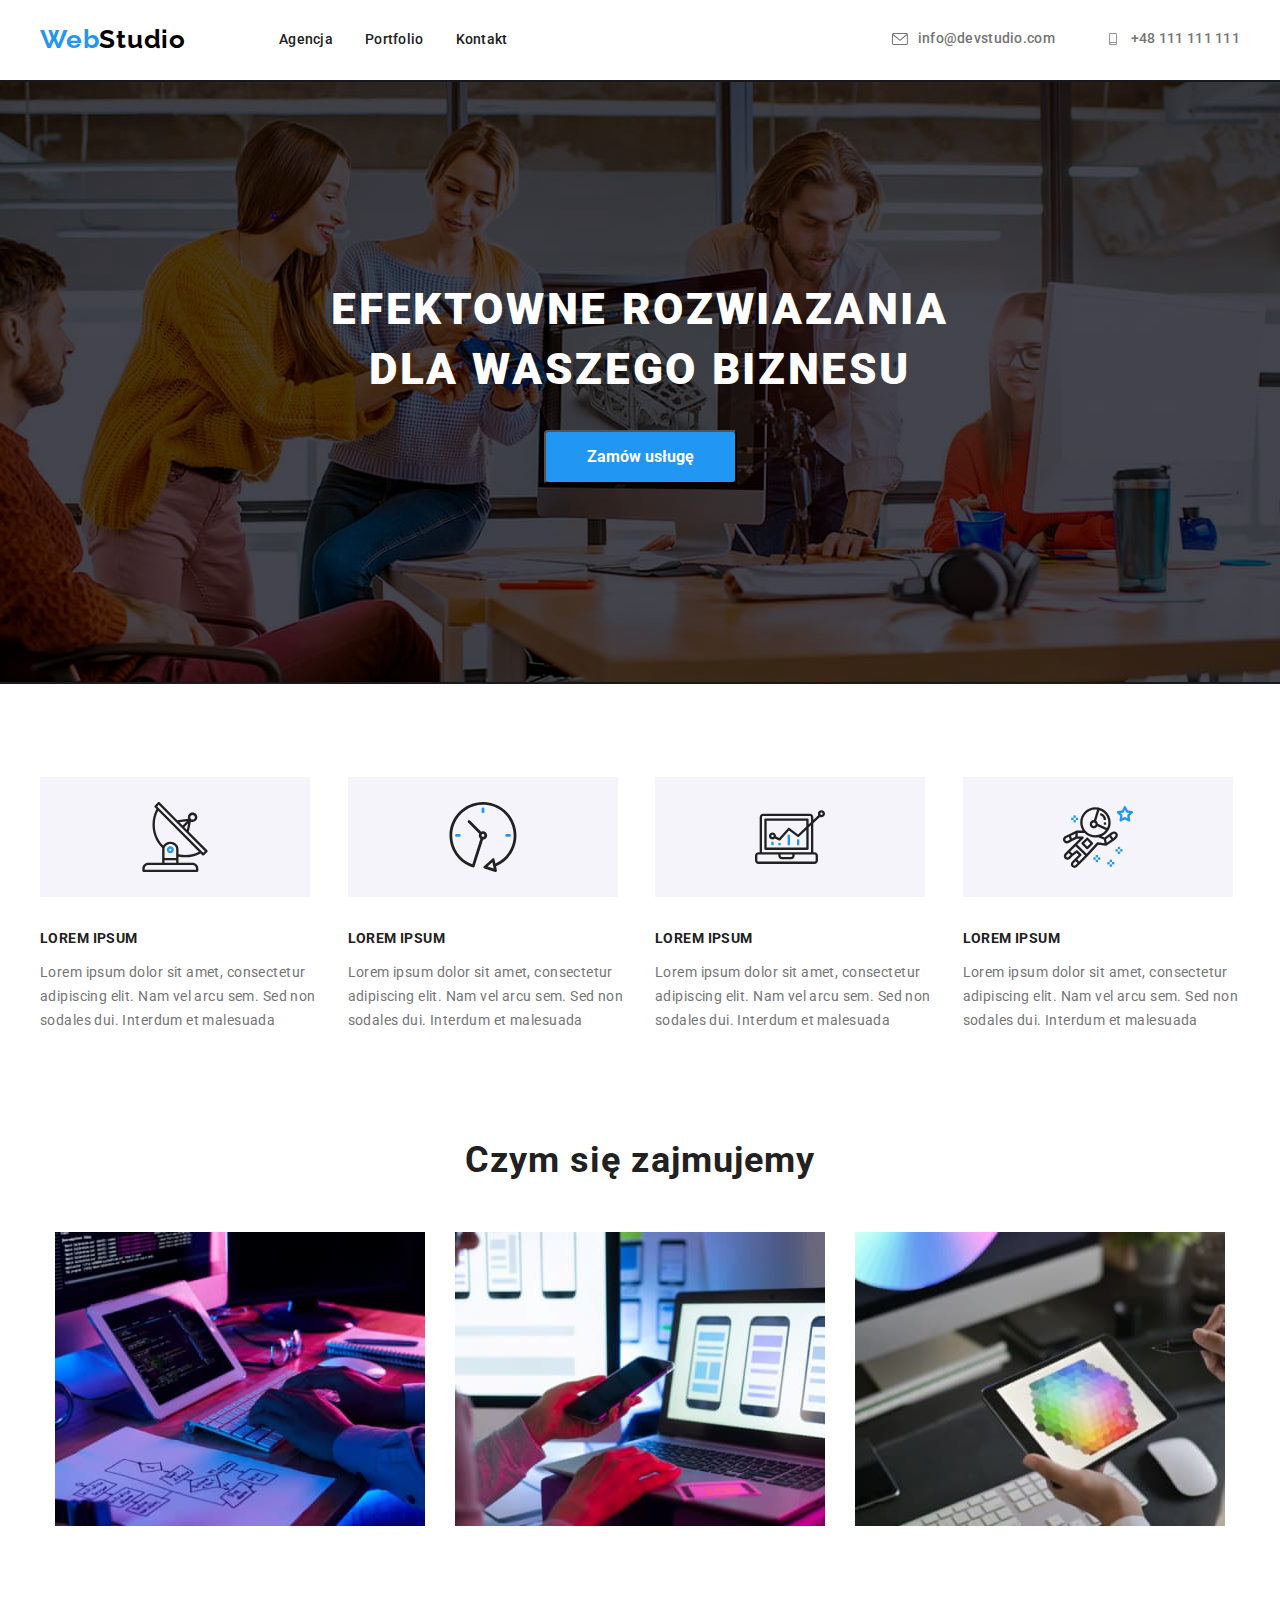
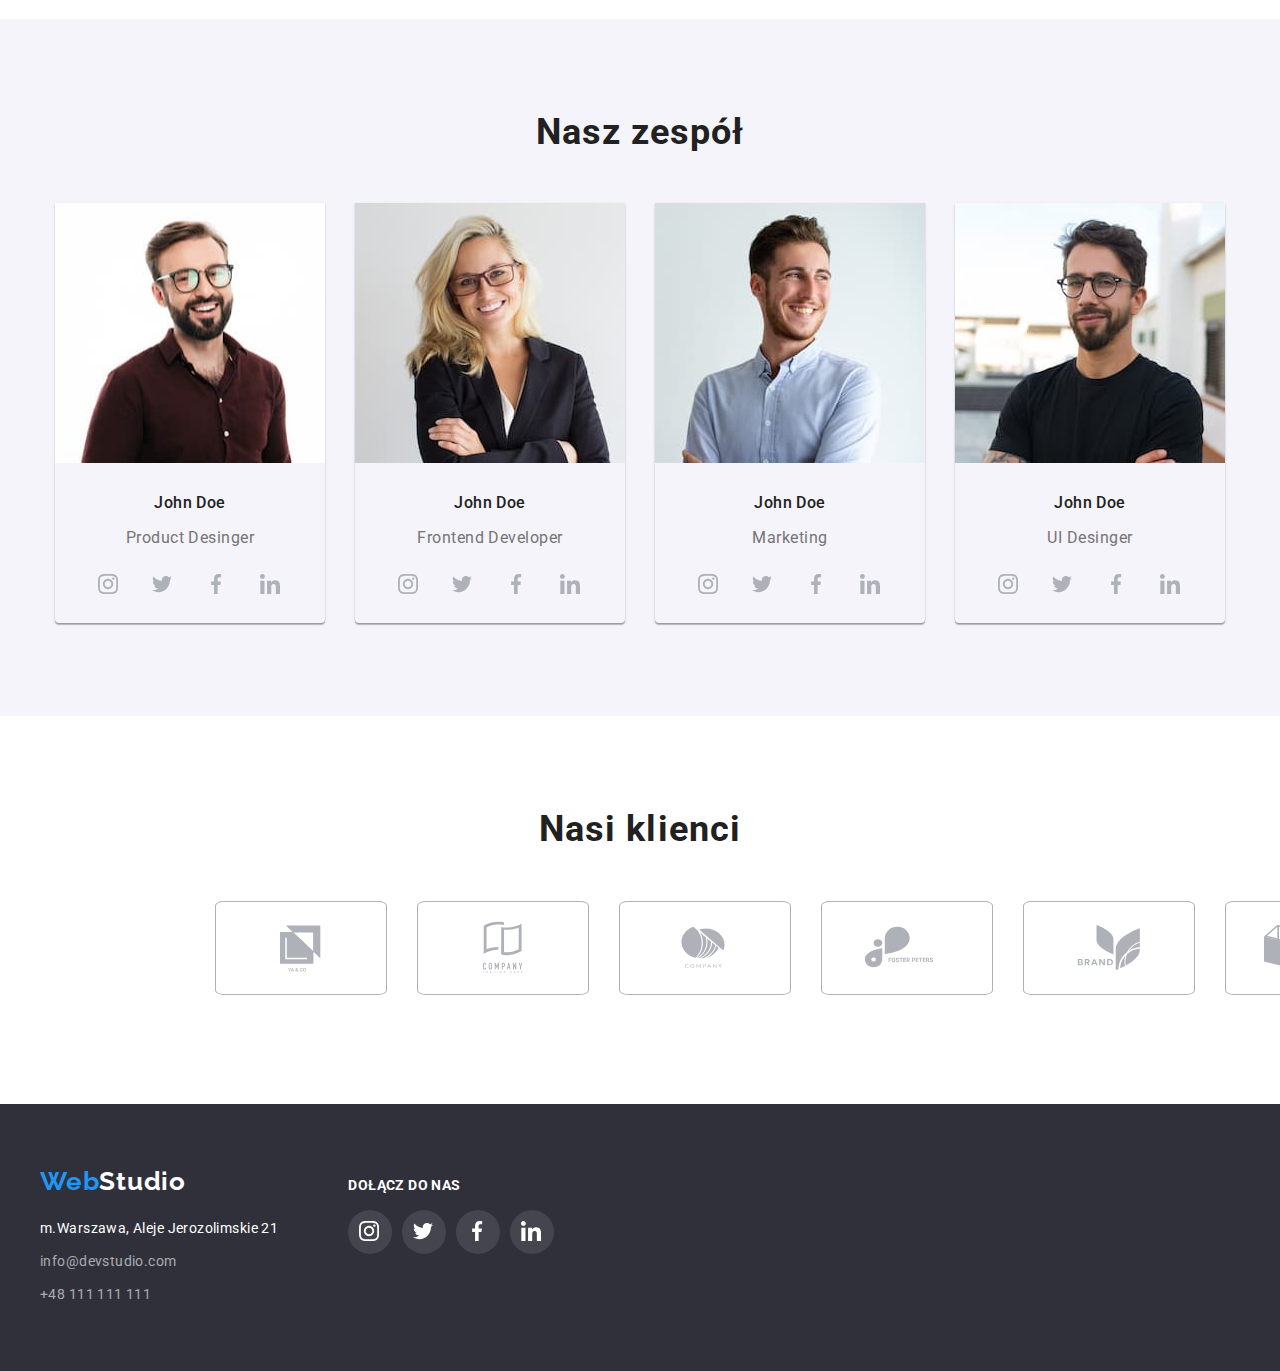
<file: index.html>
<!DOCTYPE html>
<html lang="en">
  <head>
    <meta charset="utf-8" />
    <title>Studio</title>

    <meta name="description" content="Pierwsze zadanie domowe" />
    <meta name="keywords" content="próba,hm,figma,goit" />

    <meta http-equiv="X-Ua-Compatible" content="IE=edge" />
    <link rel="stylesheet" href="./css/modern-normalize.css" />
    <link href="./css/styles.css" rel="stylesheet" />
    <link rel="preconnect" href="https://fonts.googleapis.com" />
    <link rel="preconnect" href="https://fonts.gstatic.com" crossorigin />
    <link
      href="https://fonts.googleapis.com/css2?family=Raleway:wght@700&family=Roboto:wght@400;500;700;900&display=swap"
      rel="stylesheet" />
  </head>

  <body>
    <div class="container">
      <header class="head-container hd-section">
        <nav class="menu">
          <menu class="header-nav">
            <li>
              <a href="index.html"
                ><p class="head-logo"><span class="webname">Web</span>Studio</p>
              </a>
            </li>
            <li><a href="#example" class="submenu">Agencja</a></li>
            <li><a href="portfolio.html" class="submenu">Portfolio</a></li>
            <li><a href="#contact" class="submenu">Kontakt</a></li>
          </menu>
        </nav>
        <ul class="list-style">
          <li>
            <a
              href="mailto:info@devstudio.com"
              target="_blank"
              class="contacts">
              <svg class="nav-icons"  width="16" height="12">
                <use href="./images/icons.svg#icon-envelope"></use>
              </svg>
              info@devstudio.com</a
            >
          </li>
          <li>
            <a href="tel:48111111111" class="contacts">
              <svg class="nav-icons"  width="16" height="12">
                <use href="./images/icons.svg#icon-smartphone"></use>
              </svg>
              +48 111 111 111</a
            >
          </li>
        </ul>
      </header>
    </div>
    <main>
      <div class="mainbgcolor">
        <h1 class="main-header">
          Efektowne rozwiazania <br />
          dla waszego biznesu
        </h1>
        <button type="button" class="mainbtn">Zamów usługę</button>
      </div>
      <div class="body-style">
        <div class="upper-body section">
          <section>
            <ul class="about container">
              <li>
                <svg class="lorem-bg">
                  <use
                    href="./images/icons.svg#icon-antenna-1"
                    widht="70"
                    height="70"></use>
                </svg>
                <h4 class="text-title">Lorem ipsum</h4>
                <p class="text">
                  Lorem ipsum dolor sit amet, consectetur adipiscing elit. Nam
                  vel arcu sem. Sed non sodales dui. Interdum et malesuada
                </p>
              </li>

              <li>
                <svg class="lorem-bg">
                  <use
                    href="./images/icons.svg#icon-clock-1"
                    widht="70"
                    height="70"></use>
                </svg>
                <h4 class="text-title">Lorem ipsum</h4>
                <p class="text">
                  Lorem ipsum dolor sit amet, consectetur adipiscing elit. Nam
                  vel arcu sem. Sed non sodales dui. Interdum et malesuada
                </p>
              </li>

              <li>
                <svg class="lorem-bg">
                  <use
                    href="./images/icons.svg#icon-diagram-1"
                    widht="70"
                    height="70"></use>
                </svg>
                <h4 class="text-title">Lorem ipsum</h4>
                <p class="text">
                  Lorem ipsum dolor sit amet, consectetur adipiscing elit. Nam
                  vel arcu sem. Sed non sodales dui. Interdum et malesuada
                </p>
              </li>

              <li>
                <svg class="lorem-bg">
                  <use
                    href="./images/icons.svg#icon-astronaut-1"
                    widht="70"
                    height="70"></use>
                </svg>
                <h4 class="text-title">Lorem ipsum</h4>
                <p class="text">
                  Lorem ipsum dolor sit amet, consectetur adipiscing elit. Nam
                  vel arcu sem. Sed non sodales dui. Interdum et malesuada
                </p>
              </li>
            </ul>
          </section>
          <section class="img-bg">
            <h2 class="head-text">Czym się zajmujemy</h2>
            <div class="images">
              <img
                src="images/work1.jpg"
                alt="Kodowanie"
                width="370"
                height="294"
                class="img-padding" />
              <img
                src="images/work2.jpg"
                alt="Debugowanie aplikacji"
                width="370"
                height="294"
                class="img-padding" />
              <img
                src="images/work3.jpg"
                alt="Projektowanie stylów"
                width="370"
                height="294"
                class="img-padding" />
            </div>
          </section>
        </div>

        <div class="mid-body section">
          <p class="head-text">Nasz zespół</p>
          <div class="workers container">
            <figure class="team-card">
              <img
                src="images/person1.jpg"
                alt="Product Desinger"
                width="270"
                height="260" />

              <figcaption>
                <p class="pic-people">John Doe</p>
                <p class="ppl-jobs">Product Desinger</p>
                <ul class="icons">
                  <li >
                    <a>
                      <svg class="social-media">
                        <use href="./images/icons.svg#icon-instagram-2" width="20" height="20"></use>
                      </svg>
                    </a>
                  </li>
                  <li>
                    <a>
                      <svg class="social-media">
                        <use href="./images/icons.svg#icon-twitter-1" width="20" height="20">
                          
                        </use>
                      </svg>
                    </a>
                  </li>
                  <li>
                    <a>
                      <svg class="social-media">
                        <use href="./images/icons.svg#icon-facebook-1" width="20" height="20">
                          
                        </use>
                      </svg>
                    </a>
                  </li>
                  <li>
                    <a>
                      <svg class="social-media">
                        <use href="./images/icons.svg#icon-linkedin-1" width="20" height="20">
                          
                        </use>
                      </svg>
                    </a>
                  </li>
                </ul>
              </figcaption>
            </figure>
            <figure class="team-card">
              <img
                src="images/person2.jpg"
                alt="Frontend Developer"
                width="270"
                height="260" />

              <figcaption>
                <p class="pic-people">John Doe</p>
                <p class="ppl-jobs">Frontend Developer</p>
                <ul class="icons">
                  <li >
                    <a>
                      <svg class="social-media">
                        <use href="./images/icons.svg#icon-instagram-2" width="20" height="20"></use>
                      </svg>
                    </a>
                  </li>
                  <li>
                    <a>
                      <svg class="social-media">
                        <use href="./images/icons.svg#icon-twitter-1" width="20" height="20">
                          
                        </use>
                      </svg>
                    </a>
                  </li>
                  <li>
                    <a>
                      <svg class="social-media">
                        <use href="./images/icons.svg#icon-facebook-1" width="20" height="20">
                          
                        </use>
                      </svg>
                    </a>
                  </li>
                  <li>
                    <a>
                      <svg class="social-media">
                        <use href="./images/icons.svg#icon-linkedin-1" width="20" height="20">
                          
                        </use>
                      </svg>
                    </a>
                  </li>
                </ul>
              </figcaption>
            </figure>
            <figure class="team-card">
              <img
                src="images/person3.jpg"
                alt="Marketing"
                width="270"
                height="260" />

              <figcaption>
                <p class="pic-people">John Doe</p>
                <p class="ppl-jobs">Marketing</p>
                <ul class="icons">
                  <li >
                    <a>
                      <svg class="social-media">
                        <use href="./images/icons.svg#icon-instagram-2" width="20" height="20"></use>
                      </svg>
                    </a>
                  </li>
                  <li>
                    <a>
                      <svg class="social-media">
                        <use href="./images/icons.svg#icon-twitter-1" width="20" height="20">
                          
                        </use>
                      </svg>
                    </a>
                  </li>
                  <li>
                    <a>
                      <svg class="social-media">
                        <use href="./images/icons.svg#icon-facebook-1" width="20" height="20">
                          
                        </use>
                      </svg>
                    </a>
                  </li>
                  <li>
                    <a>
                      <svg class="social-media">
                        <use href="./images/icons.svg#icon-linkedin-1" width="20" height="20">
                          
                        </use>
                      </svg>
                    </a>
                  </li>
                </ul>
              </figcaption>
            </figure>
            <figure class="team-card">
              <img
                src="images/person4.jpg"
                alt="UI Desinger"
                width="270"
                height="260" />
              <figcaption>
                <p class="pic-people">John Doe</p>
                <p class="ppl-jobs">UI Desinger</p>
                <ul class="icons">
                  <li >
                    <a>
                      <svg class="social-media">
                        <use href="./images/icons.svg#icon-instagram-2" width="20" height="20"></use>
                      </svg>
                    </a>
                  </li>
                  <li>
                    <a>
                      <svg class="social-media">
                        <use href="./images/icons.svg#icon-twitter-1" width="20" height="20">
                          
                        </use>
                      </svg>
                    </a>
                  </li>
                  <li>
                    <a>
                      <svg class="social-media">
                        <use href="./images/icons.svg#icon-facebook-1" width="20" height="20">
                          
                        </use>
                      </svg>
                    </a>
                  </li>
                  <li>
                    <a>
                      <svg class="social-media">
                        <use href="./images/icons.svg#icon-linkedin-1" width="20" height="20">
                          
                        </use>
                      </svg>
                    </a>
                  </li>
                </ul>
              </figcaption>
            </figure>
          </div>
        </div>
        <div class="lower-body section">
          <p class="head-text">Nasi klienci</p>
          <ul class="lower-icons">
            <li class="box-icons">
            <svg width="106" height="60">
              <use href="./images/icons.svg#icon-Logo1"></use>
            </svg>
          </li>
          <li class="box-icons">
            <svg  width="106" height="60">
              <use href="./images/icons.svg#icon-Logo2"></use>
            </svg>
          </li>
          <li class="box-icons">
            <svg  width="106" height="60">
              <use href="./images/icons.svg#icon-Logo3"></use>
            </svg>
          </li>
          <li class="box-icons">
            <svg  width="106" height="60">
              <use href="./images/icons.svg#icon-Logo4"></use>
            </svg>
          </li>
          <li class="box-icons">
            <svg width="106" height="60">
              <use href="./images/icons.svg#icon-Logo5"></use>
            </svg>
          </li>
          <li class="box-icons">
            <svg width="106" height="60">
              <use href="./images/icons.svg#icon-Logo6"></use>
            </svg>
          </li>
          </ul>
        </div>
      </div>
    </main>
    <footer class="footer-bg section-ft">
      <div class="container foot-panel">
        <div>
          <a href="index.html" class="footer-logo"
            ><p class="ft-margin"><span class="webname">Web</span>Studio</p>
          </a>
          <address id="contact">
            <p class="footaddres">m.Warszawa, Aleje Jerozolimskie 21</p>

            <a href="mailto:info@devstudio.com" target="_blank" class="foot">
              <p class="contacts-ft">info@devstudio.com</p>
            </a>

            <a href="tel:48111111111" class="foot">
              <p class="contacts-ft">+48 111 111 111</p>
            </a>
          </address>
        </div>
        <div>
          <p class="join">Dołącz do nas</p>
          <ul class="icons">
            <li>
              <a>
                <svg class="social-media-ft">
                  <use href="./images/icons.svg#icon-instagram-2" width="20" height="20"></use>
                </svg>
              </a>
            </li>
            <li>
              <a>
                <svg class="social-media-ft">
                  <use href="./images/icons.svg#icon-twitter-1" width="20" height="20">
                    
                  </use>
                </svg>
              </a>
            </li>
            <li>
              <a>
                <svg class="social-media-ft">
                  <use href="./images/icons.svg#icon-facebook-1" width="20" height="20">
                    
                  </use>
                </svg>
              </a>
            </li>
            <li>
              <a>
                <svg class="social-media-ft">
                  <use href="./images/icons.svg#icon-linkedin-1"  width="20" height="20">
                    
                  </use>
                </svg>
              </a>
            </li>
          </ul>
        </div>
      </div>
    </footer>
  </body>
</html>
</file>
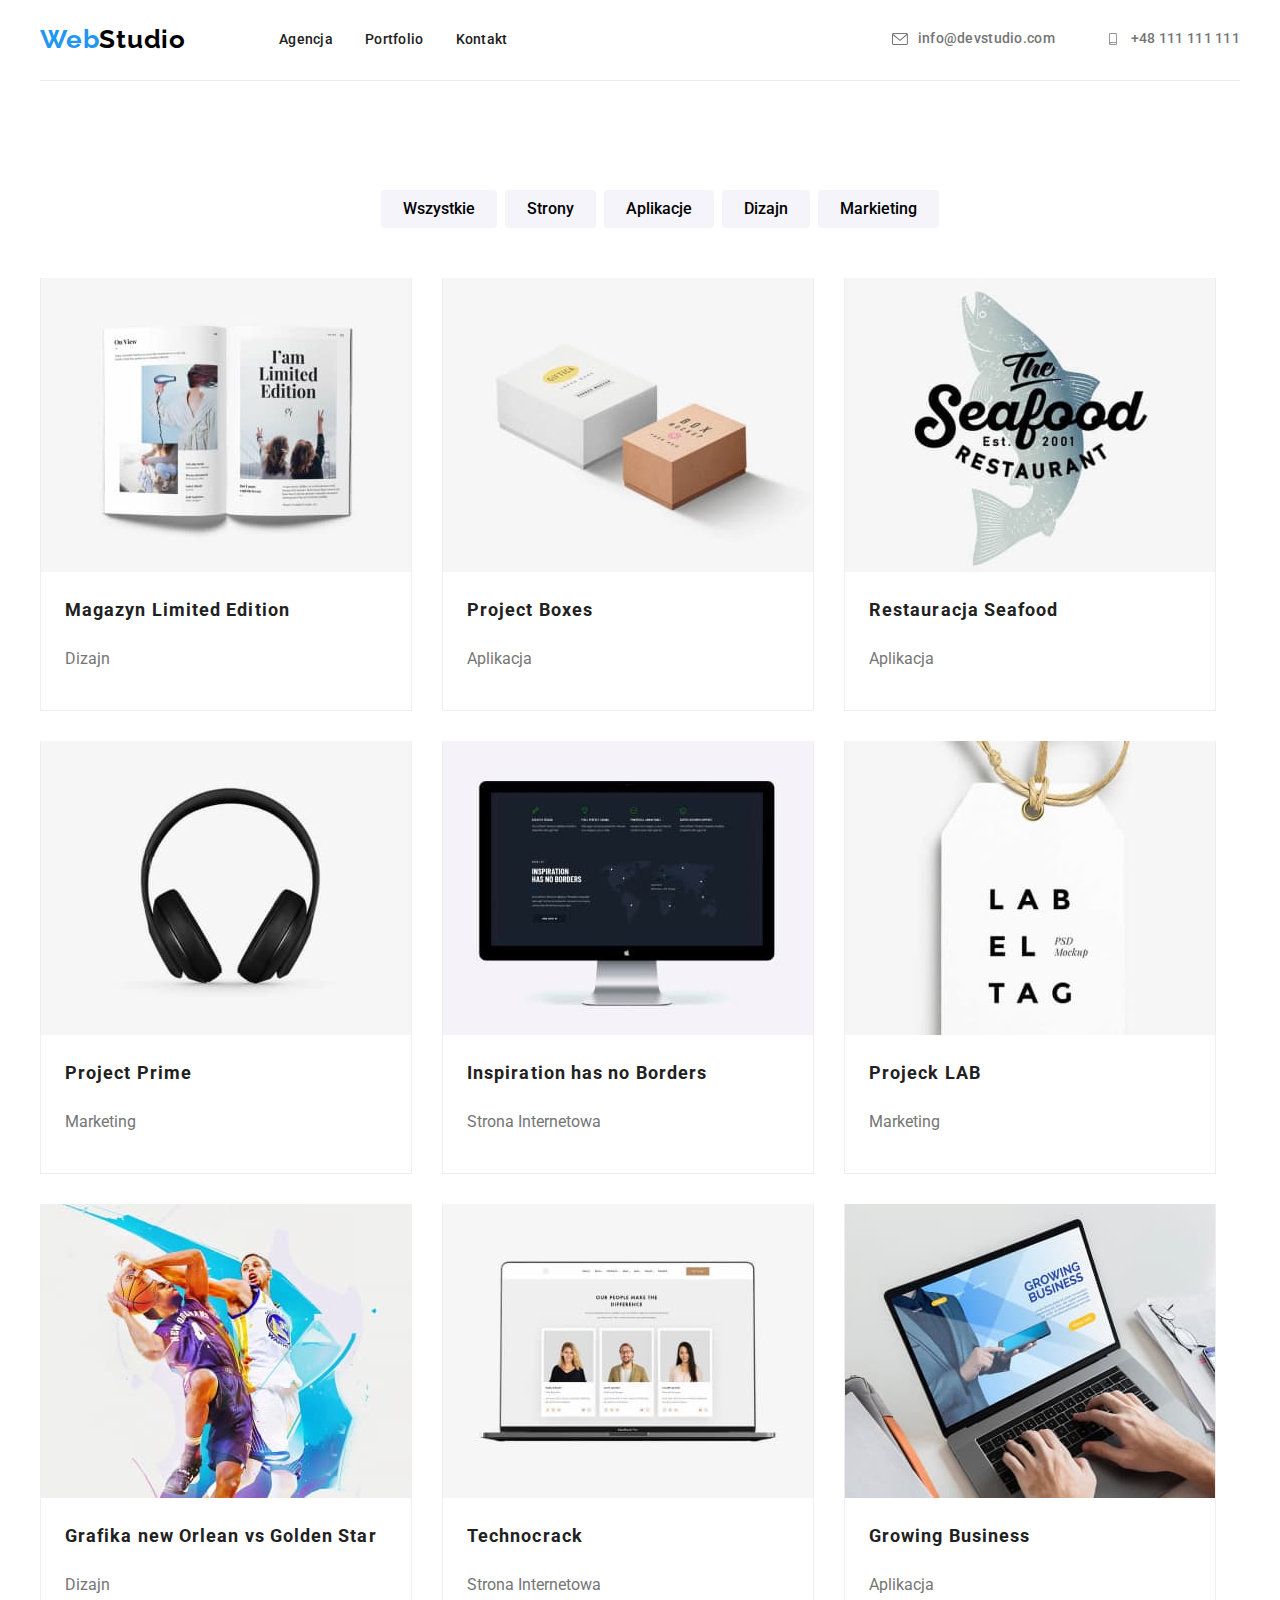
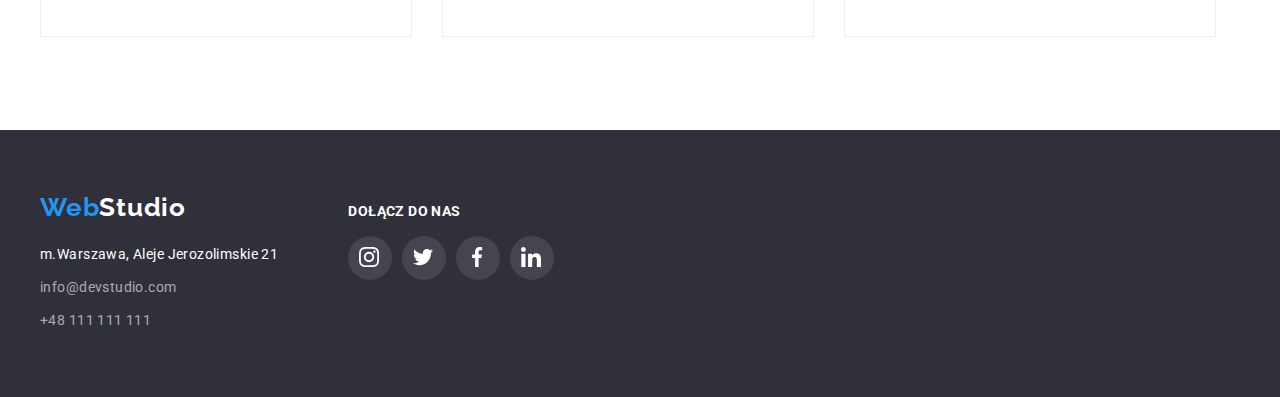
<file: portfolio.html>
<!DOCTYPE html>
<html lang="pl">
  <head>
    <meta charset="UTF-8" />
    <meta http-equiv="X-UA-Compatible" content="IE=edge" />
    <meta name="viewport" content="width=device-width, initial-scale=1.0" />
    <title>Portfolio</title>
    <link rel="stylesheet" href="./css/modern-normalize.css" />
    <link href="./css/styles.css" rel="stylesheet" />
    <link rel="preconnect" href="https://fonts.googleapis.com" />
    <link rel="preconnect" href="https://fonts.gstatic.com" crossorigin />
    <link
      href="https://fonts.googleapis.com/css2?family=Raleway:wght@700&family=Roboto:wght@400;500;700;900&display=swap"
      rel="stylesheet" />
    <link rel="stylesheet" href="./css/icons.svg" />
  </head>
  <body>
    <div class="container nav-border">
      <header class="head-container hd-section">
        <nav class="menu">
          <menu class="header-nav">
            <li>
              <a href="index.html"
                ><p class="head-logo"><span class="webname">Web</span>Studio</p>
              </a>
            </li>
            <li><a href="#example" class="submenu">Agencja</a></li>
            <li><a href="portfolio.html" class="submenu">Portfolio</a></li>
            <li><a href="#contact" class="submenu">Kontakt</a></li>
          </menu>
        </nav>
        <ul class="list-style">
          <li>
            <a
              href="mailto:info@devstudio.com"
              target="_blank"
              class="contacts">
              <svg class="nav-icons"  width="16" height="12">
                <use href="./images/icons.svg#icon-envelope"></use>
              </svg>
              info@devstudio.com</a
            >
          </li>
          <li>
            <a href="tel:48111111111" class="contacts">
              <svg class="nav-icons"  width="16" height="12">
                <use href="./images/icons.svg#icon-smartphone"></use>
              </svg>
               +48 111 111 111</a>
          </li>
        </ul>
      </header>
    </div>
    <main class="main-content-color">
      <div class="section">
        <ul class="pagenav">
          <li>
            <button type="button" class="navbutton">Wszystkie</button>
          </li>
          <li>
            <button type="button" class="navbutton">Strony</button>
          </li>
          <li>
            <button type="button" class="navbutton">Aplikacje</button>
          </li>
          <li>
            <button type="button" class="navbutton">Dizajn</button>
          </li>
          <li>
            <button type="button" class="navbutton">Markieting</button>
          </li>
        </ul>
        <div class="pic-box container">
          <figure class="pictures" type="button">
            <img src="./images/book.jpg" width="370" height="294" />
            <figcaption class="pic-text">
              <p class="pic-title">Magazyn Limited Edition</p>
              <p>Dizajn</p>
            </figcaption>
          </figure>
          <figure class="pictures" type="button">
            <img src="./images/boxes.jpg" width="370" height="294" />
            <figcaption class="pic-text">
              <p class="pic-title">Project Boxes</p>
              <p>Aplikacja</p>
            </figcaption>
          </figure>
          <figure class="pictures" type="button">
            <img src="./images/food.jpg" width="370" height="294" />
            <figcaption class="pic-text">
              <p class="pic-title">Restauracja Seafood</p>
              <p>Aplikacja</p>
            </figcaption>
          </figure>
          <figure class="pictures" type="button">
            <img src="./images/hdphones.jpg" width="370" height="294" />
            <figcaption class="pic-text">
              <p class="pic-title">Project Prime</p>
              <p>Marketing</p>
            </figcaption>
          </figure>
          <figure class="pictures" type="button">
            <img src="./images/pc.jpg" width="370" height="294" />
            <figcaption class="pic-text">
              <p class="pic-title">Inspiration has no Borders</p>
              <p>Strona Internetowa</p>
            </figcaption>
          </figure>
          <figure class="pictures" type="button">
            <img src="./images/proj-name.jpg" width="370" height="294" />
            <figcaption class="pic-text">
              <p class="pic-title">Projeck LAB</p>
              <p>Marketing</p>
            </figcaption>
          </figure>
          <figure class="pictures" type="button">
            <img src="./images/sport.jpg" width="370" height="294" />
            <figcaption class="pic-text">
              <p class="pic-title">Grafika new Orlean vs Golden Star</p>
              <p>Dizajn</p>
            </figcaption>
          </figure>
          <figure class="pictures" type="button">
            <img src="./images/techpic.jpg" width="370" height="294" />
            <figcaption class="pic-text">
              <p class="pic-title">Technocrack</p>
              <p>Strona Internetowa</p>
            </figcaption>
          </figure>
          <figure class="pictures" type="button">
            <img src="./images/writting.jpg" width="370" height="294" />
            <figcaption class="pic-text">
              <p class="pic-title">Growing Business</p>
              <p>Aplikacja</p>
            </figcaption>
          </figure>
        </div>
      </div>
    </main>

    <footer class="footer-bg section-ft">
      <div class="container foot-panel">
        <div>
        <a href="index.html" class="footer-logo"
          ><p class="ft-margin"><span class="webname">Web</span>Studio</p>
        </a>
        <address id="contact">
          <p class="footaddres">m.Warszawa, Aleje Jerozolimskie 21</p>

          <a href="mailto:info@devstudio.com" target="_blank" class="foot">
            <p class="contacts-ft">info@devstudio.com</p>
          </a>

          <a href="tel:48111111111" class="foot">
            <p class="contacts-ft">+48 111 111 111</p>
          </a>
        </address>
        </div>
        <div>
          <p class="join">Dołącz do nas</p>
          <ul class="icons">
            <li>
              <a>
                <svg class="social-media-ft">
                  <use href="./images/icons.svg#icon-instagram-2" width="20" height="20"></use>
                </svg>
              </a>
            </li>
            <li>
              <a>
                <svg class="social-media-ft">
                  <use href="./images/icons.svg#icon-twitter-1" width="20" height="20">
                    
                  </use>
                </svg>
              </a>
            </li>
            <li>
              <a>
                <svg class="social-media-ft">
                  <use href="./images/icons.svg#icon-facebook-1" width="20" height="20">
                    
                  </use>
                </svg>
              </a>
            </li>
            <li>
              <a>
                <svg class="social-media-ft">
                  <use href="./images/icons.svg#icon-linkedin-1"  width="20" height="20">
                    
                  </use>
                </svg>
              </a>
            </li>
          </ul>
        </div>
      </div>
    </footer>
  </body>
</html>
</file>
<file: css/styles.css>
:root {
  --mainfontcolor: #212121;
  --mainfont-size: 14px;
  --focus-active-hovercolor: #2196f3;
  --darkbd-fontcolor: #fff;
  --shadowfontcolor: #757575;
}
/**Globalne style **/
body {
  font-family: "Roboto", sans-serif;
  background-color: #fff;
  color: var(--mainfontcolor);
  margin: 0 auto;
  max-width: 1600px;
  font-size: 16px;
}
a {
  text-decoration: none;
}
.container {
  margin: 0 auto;
  width: 1200px;
}
.section {
  padding-block: 93px;
}
/**Logo w stópce i w header **/
.footer-logo {
  font-family: Raleway;
  font-size: 26px;
  font-weight: 700;
  line-height: 1.19;
  letter-spacing: 0.03em;
  text-align: left;
  color: var(--darkbd-fontcolor);
  text-decoration: none;
}
.head-logo {
  font-family: Raleway;
  font-size: 26px;
  font-weight: 700;
  line-height: 1.19;
  letter-spacing: 0.03em;
  color: black;
  margin: 0;
  margin-right: 93px;
}
.webname {
  color: var(--focus-active-hovercolor);
  font-family: Raleway;
  font-size: 26px;
  font-weight: 700;
  line-height: 1.19;
  letter-spacing: 0.03em;
}
/** Header (Nawigacja górna strony) **/
.head-container {
  display: flex;
  justify-content: space-between;
  align-items: center;
}
.header-nav {
  display: flex;
  justify-content: space-around;
  align-items: center;
  list-style: none;
  margin: 0;
  padding: 0;
}
.nav-border {
  border-bottom: 1px solid #ececec;
}
.menu {
  display: flex;
  gap: 23px;
  align-items: baseline;
  justify-content: space-between;
}
.submenu {
  font-weight: 500;
  font-size: var(--mainfont-size);
  line-height: 1.14;
  letter-spacing: 0.02em;
  color: var(--mainfontcolor);
  text-decoration: none;
  padding-right: 32px;
}
.submenu:hover,
.submenu:focus {
  color: var(--focus-active-hovercolor);
}
.submenu:active {
  color: var(--focus-active-hovercolor);
}
.contacts {
  display: flex;
  align-items: center;
  font-weight: 500;
  font-size: var(--mainfont-size);
  line-height: 1.14;
  letter-spacing: 0.02em;
  color: var(--shadowfontcolor);
  text-decoration: none;
  fill:var(--shadowfontcolor);
}
.contacts:hover,
.contacts:focus {
  color: var(--focus-active-hovercolor);
  fill: var(--focus-active-hovercolor);
}
.list-style {
  list-style: none;
  display: flex;
  gap: 50px;
  margin: 0;
  padding: 0;
}
.hd-section {
  padding-top: 24px;
  padding-bottom: 25px;
}
/** Przyciski w Main **/
.navbutton {
  font-weight: 500;
  line-height: 1.625;
  background-color: #f5f4fa;
  cursor: pointer;
  border: none;
  padding: 6px 22px;
  border-radius: 4px;
}
.navbutton:hover,
.navbutton:focus {
  background: var(--focus-active-hovercolor);
  color: var(--darkbd-fontcolor);
  box-shadow: 0px 3px 1px rgba(0, 0, 0, 0.1), 0px 1px 2px rgba(0, 0, 0, 0.08),
    0px 2px 2px rgba(0, 0, 0, 0.12);
  border-radius: 4px;
}
.box-icons{
  display: flex;
  align-items: center;
  justify-content: center;
  border: 1px solid #afb1b8;
  fill:  #AFB1B8;
  border-radius: 5%;
  box-sizing: border-box;
  padding: 16px 32px;
}
.box-icons:hover,
.box-icons:focus{
  fill: #2196f3;
  border-color:  #2196f3;
  cursor: pointer;
}
.mainbtn {
  background-color: var(--focus-active-hovercolor);
  color: var(--darkbd-fontcolor);
  font-weight: 700;
  line-height: 1.875;
  cursor: pointer;
  box-shadow: 0px 4px 4px rgba(0, 0, 0, 0.15);
  border-radius: 4px;
  padding: 10px 41px;
  margin-bottom: 200px;
}
.pagenav {
  list-style: none;
  display: flex;
  justify-content: center;
  align-items: center;
  gap: 8px;
  margin-bottom: 50px;
}
/** Wnętrze Stron **/
.nav-icons{
  margin-right: 10px;
}
.nav-icons:hover,
.nav-icons:focus{
  color: var(--focus-active-hovercolor);
}
.upper-body {
  background-color: #fff;
}
.pic-title {
  font-size: 18px;
  font-weight: 700;
  line-height: 2;
  letter-spacing: 0.06em;
  text-align: left;
  color: var(--mainfontcolor);
  margin: 0;
}

.pic-text {
  line-height: 1.875;
  color: var(--shadowfontcolor);
  background-color: #fff;
  padding: 20px 24px;
}
.pictures {
  box-sizing: border-box;
  display: flex;
  flex-wrap: wrap;
  flex-direction: column;
  margin: 0;
  background: #ffffff;
  border: 1px solid #eeeeee;
  border-top: none;
}
.pictures:hover,
.pictures:focus{ 
box-shadow: 0px 1px 1px rgba(0, 0, 0, 0.12), 0px 4px 4px rgba(0, 0, 0, 0.06), 1px 4px 6px rgba(0, 0, 0, 0.16);
cursor: pointer;
}
.mainbgcolor {
  background-color: #2f303a;
  background-image: linear-gradient(rgba(0,0,0, 0.5),rgba(0,0,0, 0.5)),url(../images/main-bg-picture.jpg);
  background-size: 1600px;
  background-position: center;
  background-repeat: no-repeat;
  display: flex;
  justify-content: center;
  align-items: center;
  flex-direction: column;
}
.lorem-bg{ 
  background-color:#F5F4FA;
  width: 270px;
  height: 120px;
  padding-block: 25px;
  padding-inline: 100px;
  margin-bottom: 30px;
}
.team-icons{
  display: flex;
  gap: 10px;
  padding-top: 16px;
  padding-bottom: 30px;
}
.team-social-media{
  width: 20px;
  height: 20px;
  border-radius: 50%;
}
.team-social-media:hover,
.team-social-media:focus{
  background-color: #2196f3;
  fill: #fff;
}
.text-title {
  font-weight: 700;
  font-size: var(--mainfont-size);
  line-height: 1.14;
  letter-spacing: 0.03em;
  text-transform: uppercase;
  margin: 0;
}
.text {
  font-size: var(--mainfont-size);
  line-height: 1.71;
  letter-spacing: 0.03em;
  color: var(--shadowfontcolor);
}
.head-text {
  font-weight: 700;
  font-size: 36px;
  line-height: 1.16;
  text-align: center;
  letter-spacing: 0.03em;
  color: var(--mainfontcolor);
  margin-top: 0;
  margin-bottom: 50px;
}
.pic-people {
  font-weight: 500;
  line-height: 1.1875;
  letter-spacing: 0.03em;
  color: var(--mainfontcolor);
  margin: 0;
  padding-top: 30px;
  text-align: center;
}
.ppl-jobs {
  line-height: 1.1875;
  letter-spacing: 0.03em;
  color: var(--shadowfontcolor);
  text-align: center;
}
.main-header {
  font-weight: 900;
  font-size: 44px;
  line-height: 1.36;
  text-align: center;
  letter-spacing: 0.06em;
  text-transform: uppercase;
  color: var(--darkbd-fontcolor);
  margin: 0;
  padding-top: 200px;
  padding-bottom: 30px;
}
.images {
  display: flex;
  justify-content: center;
  align-items: center;
  gap: 30px;
}
.img-bg {
  padding-top: 93px;
}
.about {
  display: flex;
  list-style: none;
  justify-content: center;
  align-items: center;
  gap: 30px;
  padding: 0;
}
.workers {
  display: flex;
  justify-content: center;
  align-items: center;
}
.body-style {
  background: #e5e5e5;
}
.mid-body {
  background-color: #f5f4fa;
}
.team-card {
  display: flex;
  justify-content: center;
  align-items: center;
  flex-direction: column;
  box-shadow: 0px 1px 3px rgba(0, 0, 0, 0.12), 0px 1px 1px rgba(0, 0, 0, 0.14),
    0px 2px 1px rgba(0, 0, 0, 0.2);
  border-radius: 0px 0px 4px 4px;
  margin: 0 15px;
}
.pic-box {
  display: flex;
  flex-wrap: wrap;
  align-items: center;
  background: #fff;
  gap: 30px;
}
.main-content-color {
  background: #fff;
}
.lower-body{
  background-color: #fff;
  padding-inline: 215px;
  
}
.lower-icons{
  display: flex;
  justify-content: space-around;
  align-items: center;
  gap: 30px;
  list-style: none;
  padding: 0;
}
/** Zawartość Stopki **/
.foot {
  color: rgba(255, 255, 255, 0.6);
  font-size: var(--mainfont-size);
  font-style: normal;
  letter-spacing: 0.03em;
  line-height: 1.71;
  text-decoration: none;
}
.foot:hover,
.foot:focus {
  color: var(--focus-active-hovercolor);
}
.footaddres {
  font-size: var(--mainfont-size);
  line-height: 1.71;
  font-style: normal;
  letter-spacing: 0.03em;
  color: var(--darkbd-fontcolor);
  padding-top: 20px;
  padding-bottom: 4.5px;
  margin: 0;
}
.footer-bg {
  background: #2f303a;
  display: flex;
  justify-content: start;
  flex-direction: row;
  margin: 0;
}
.section-ft {
  padding-top: 60px;
  padding-bottom: 60px;
}
.ft-margin {
  margin-top: 0;
  margin-bottom: 0;
}
.contacts-ft{
  padding-block: 4.5px;
  margin: 0;
}
.join{
  
  font-weight: 700;
  font-size: var(--mainfont-size);
  line-height: 1.14;
  letter-spacing: 0.03em;
  text-transform: uppercase;
  color: #fff;
}
.foot-panel{
  display: flex;
  justify-content: start;
  flex-direction: row;
  align-items: baseline;
  gap: 70px;
}
.icons{
  list-style: none;
  display: flex;
  flex-direction: row;
  padding: 0;
  gap: 10px;
}
.social-media{
  display: block;
  width: 44px;
  height: 44px;
  margin: 0;
  border-radius: 50%;
  fill: #AFB1B8;
}
.social-media use{
  display: block;
  transform: translate(25%, 25%);
}
.social-media:hover,
.social-media:focus{
  fill: #fff;
  background-color: #2196f3;
  cursor: pointer;
}
.social-media-ft{
  display: block;
  width: 44px;
  height: 44px;
  margin: 0;
  border-radius: 50%;
  fill: #fff;
  background: rgba(255, 255, 255, 0.1);
}
.social-media-ft use{
  display: block;
  transform: translate(25%, 25%);
}
.social-media-ft:hover,
.social-media-ft:focus{
  background-color: #2196f3;
  cursor: pointer;
}
</file>
